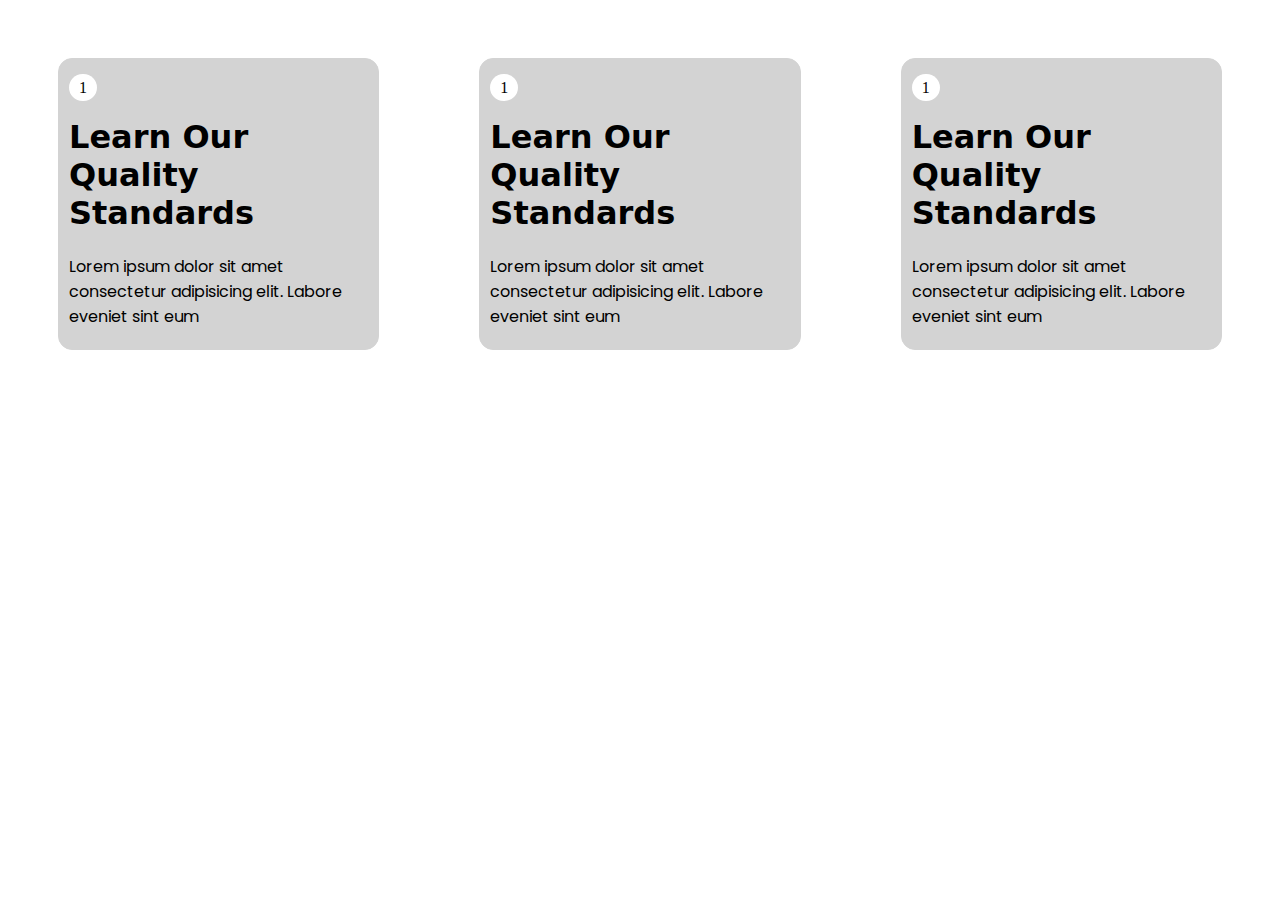
<file: Box-Model/index.html>
<!DOCTYPE html>
<html lang="en">
<head>
    <meta charset="UTF-8">
    <meta http-equiv="X-UA-Compatible" content="IE=edge">
    <meta name="viewport" content="width=device-width, initial-scale=1.0">
    <title>Document</title>
    <link rel="stylesheet" href="./style.css">
</head>
<body>
    <div class="main">
    <div class="box">
        <p class="box-title">1</p>
        <h1 class="box-heading">Learn Our Quality Standards</h1>
        <p class="box-desc">Lorem ipsum dolor sit amet consectetur adipisicing elit. Labore eveniet sint eum </p>
    </div>
    <div class="box">
        <p class="box-title">1</p>
        <h1 class="box-heading">Learn Our Quality Standards</h1>
        <p class="box-desc">Lorem ipsum dolor sit amet consectetur adipisicing elit. Labore eveniet sint eum </p>
    </div>
    <div class="box">
        <p class="box-title">1</p>
        <h1 class="box-heading">Learn Our Quality Standards</h1>
        <p class="box-desc">Lorem ipsum dolor sit amet consectetur adipisicing elit. Labore eveniet sint eum </p>
    </div>
    </div>
</body>
</html>
</file>
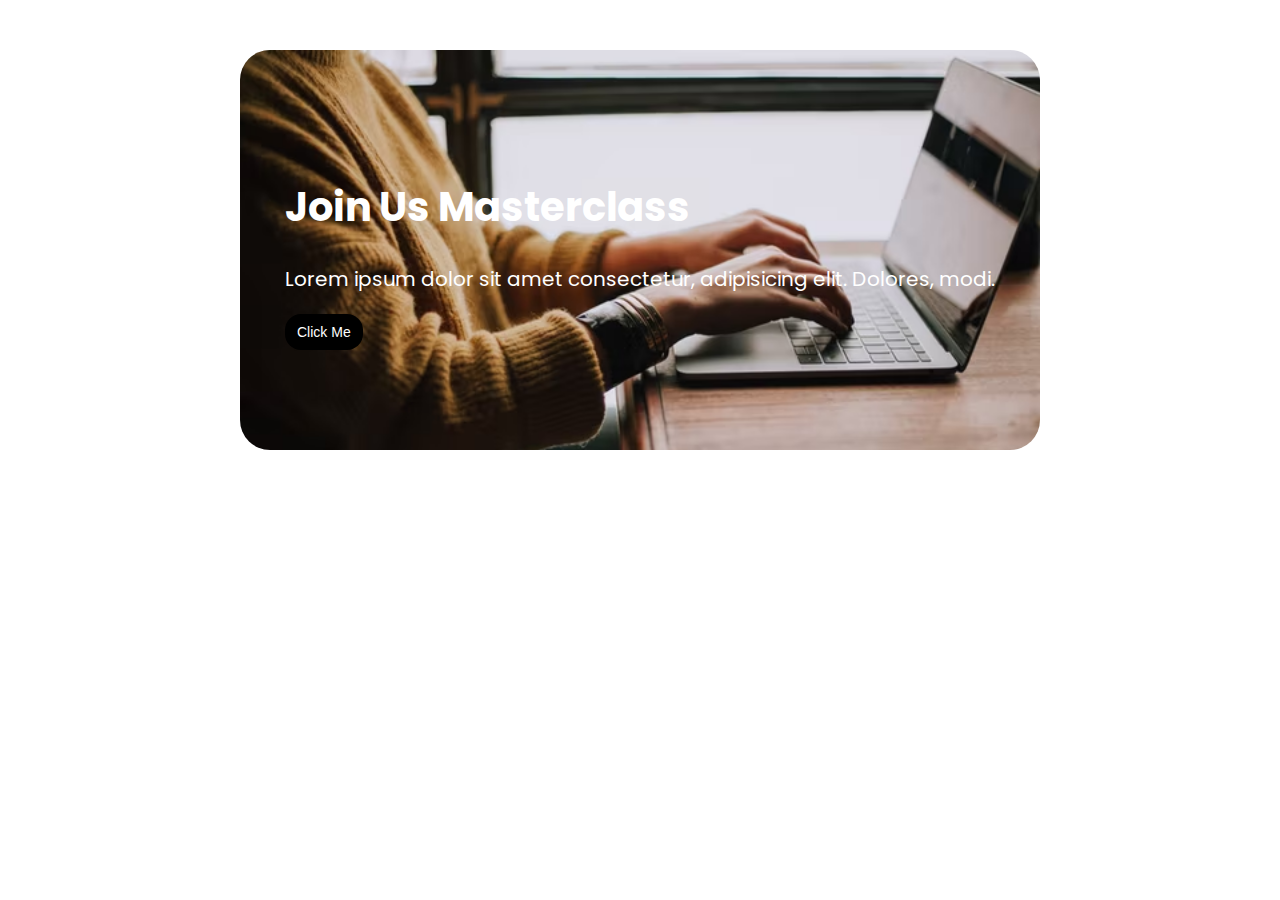
<file: FlexBox2/index.html>
<!DOCTYPE html>
<html lang="en">
<head>
    <meta charset="UTF-8">
    <meta http-equiv="X-UA-Compatible" content="IE=edge">
    <meta name="viewport" content="width=device-width, initial-scale=1.0">
    <title>Document</title>
    <link rel="stylesheet" href="./style.css">
</head>
<body>
    <div class="flex-container">
        <!-- <div class="child h1" ></div>
        <div class="child h2"></div>
        <div class="child h3"></div>
        <div class="child h4"></div> -->
        <div class="content">
            <h1 class="heading">Join Us Masterclass</h1>
            <p class="text">Lorem ipsum dolor sit amet consectetur, adipisicing elit. Dolores, modi.</p>
            <button class="btn">Click Me</button>
        </div>
    </div>
</body>
</html>
</file>
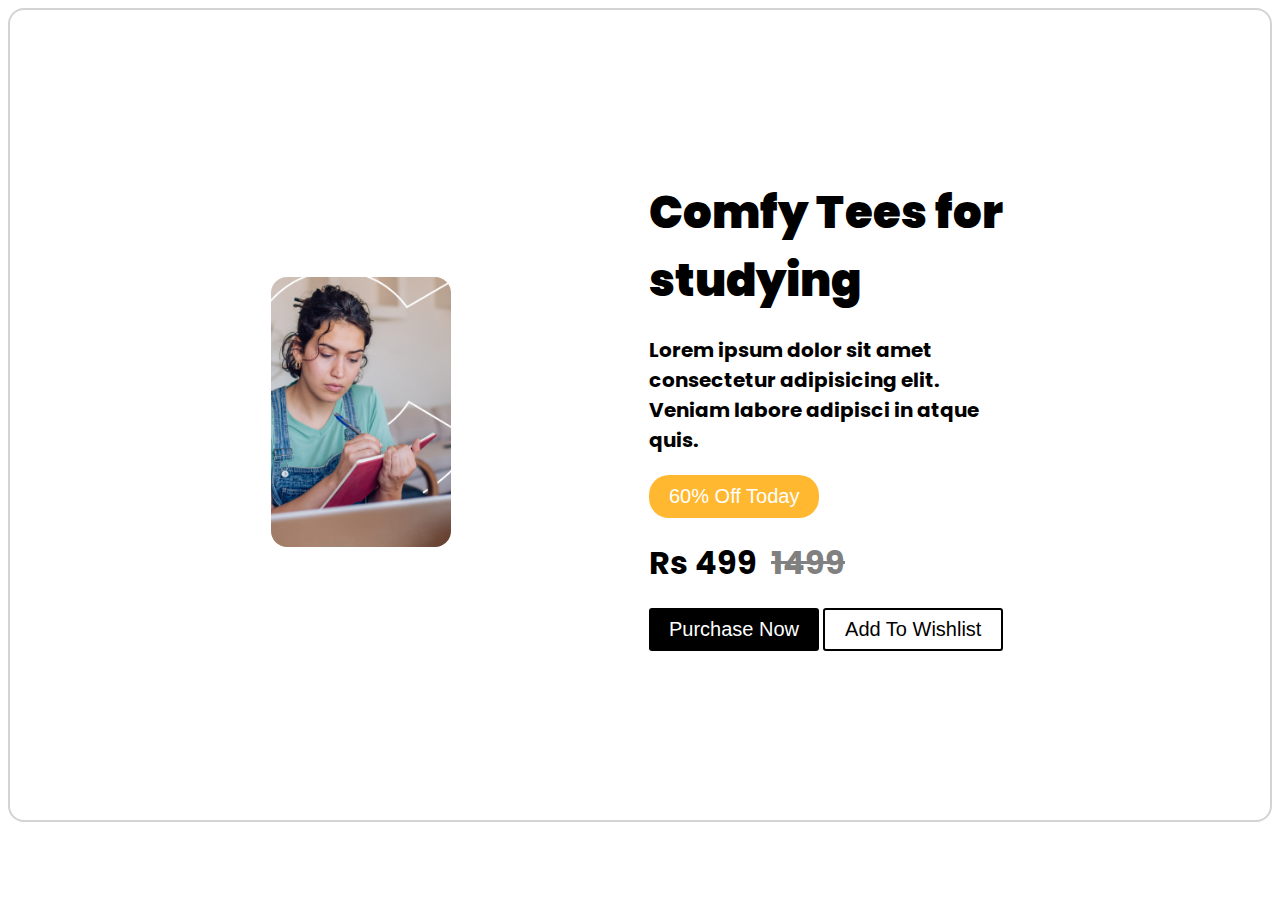
<file: Hackathon/index.html>
<!DOCTYPE html>
<html lang="en">
  <head>
    <meta charset="UTF-8" />
    <meta http-equiv="X-UA-Compatible" content="IE=edge" />
    <meta name="viewport" content="width=device-width, initial-scale=1.0" />
    <title>Document</title>
    <link rel="stylesheet" href="./style.css" />
  </head>
  <body>
    <div class="card">
      <div class="card-header">
        <img class="card-img" src="./product.png" alt="product" />
      </div>
      <div class="card-body">
        <h1 class="heading">Comfy Tees for studying</h1>
        <p class="desc">
          Lorem ipsum dolor sit amet consectetur adipisicing elit. Veniam labore
          adipisci in atque quis.
        </p>
        <button class="offer">60% Off Today</button>
        <h1>Rs 499&nbsp;&nbsp;<del class="text">1499</del></h1>
        <button class="purchase">Purchase Now</button>
        <button class="wishlist">Add To Wishlist</button>
      </div>
    </div>
  </body>
</html>
</file>
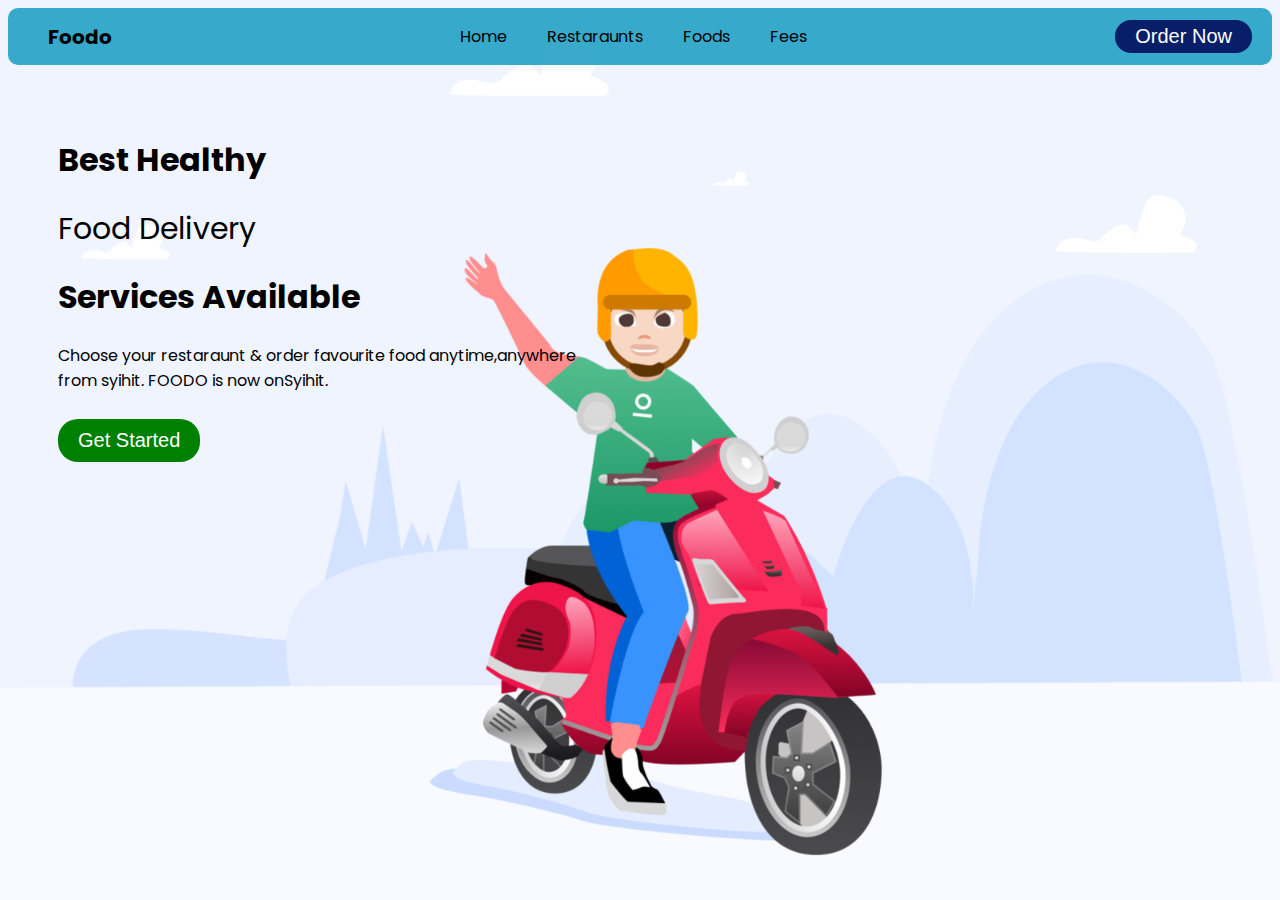
<file: Hackathon2/index.html>
<!DOCTYPE html>
<html lang="en">
<head>
    <meta charset="UTF-8">
    <meta http-equiv="X-UA-Compatible" content="IE=edge">
    <meta name="viewport" content="width=device-width, initial-scale=1.0">
    <title>Document</title>
    <link rel="stylesheet" href="./style.css">
</head>
<body>
   <div class="nav">
        <a href="" class="logo">Foodo</a>
        <ul class="nav-links">
            <li><a href="" class="link">Home</a></li>
            <li><a href="" class="link">Restaraunts</a></li>
            <li><a href="" class="link">Foods</a></li>
            <li><a href="" class="link">Fees</a></li>
        </ul>
            <button class="link-btn">Order Now</button>
    </div>
     <div class="flex-container">
        <div class="content">
            <h1 class="heading">Best Healthy </h1>
            <p class="heading1">Food Delivery</p>
            <h1 class="heading">Services Available</h1>
            <p class="text">Choose your restaraunt & order favourite food anytime,anywhere from syihit. FOODO is now onSyihit.</p>
            <button class="btn">Get Started</button>
        </div>
    </div>
</body>
</html>
</file>
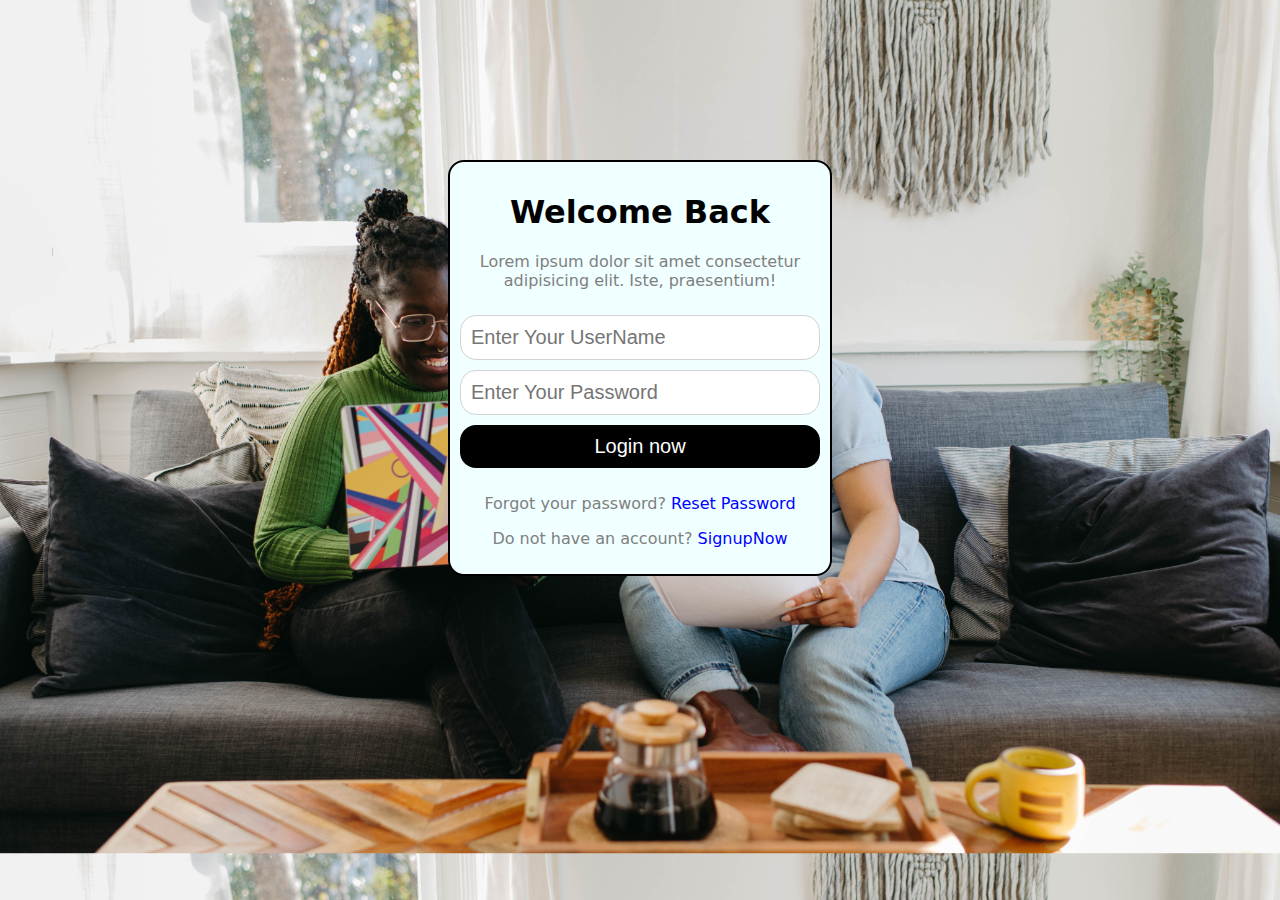
<file: StylingForms/index.html>
<!DOCTYPE html>
<html lang="en">
<head>
    <meta charset="UTF-8">
    <meta http-equiv="X-UA-Compatible" content="IE=edge">
    <meta name="viewport" content="width=device-width, initial-scale=1.0">
    <title>Document</title>
    <link rel="stylesheet" href="./style.css">
</head>
<body>
    <div class="login-container">
        <div class="login-form">
            <h1>Welcome Back</h1>
            <p class="small m-5">Lorem ipsum dolor sit amet consectetur adipisicing elit. Iste, praesentium!</p>
            <input type="text" class="input-form" placeholder="Enter Your UserName">
            <input type="password" class="input-form" placeholder="Enter Your Password">
            <button class="btn">Login now</button>
            <p class="small">Forgot your password? <a class="links" href="">Reset Password</a></p>
            <p class="small">Do not have an account? <a class="links" href="">SignupNow</a></p>
        </div>
    </div>
</body>
</html>
</file>
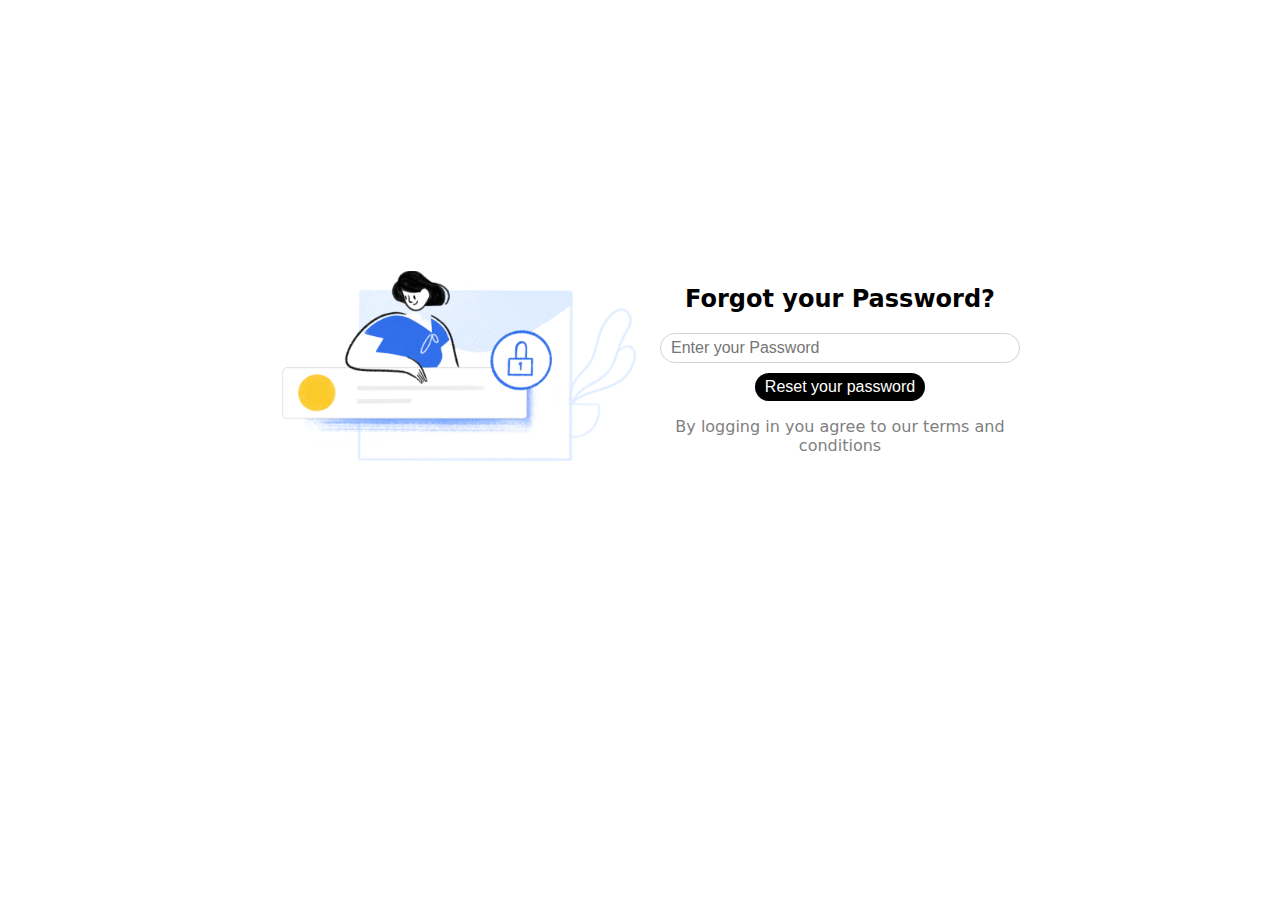
<file: FlexBox/forgot.html>
<!DOCTYPE html>
<html lang="en">
<head>
    <meta charset="UTF-8">
    <meta http-equiv="X-UA-Compatible" content="IE=edge">
    <meta name="viewport" content="width=device-width, initial-scale=1.0">
    <title>Document</title>
    <link rel="stylesheet" href="./forgot.css">
</head>
<body>
    <div class="container">
        <div class="login-container">
            <img class="img" src="./name-password-illustration@2x.png" alt="forgot-img">
        </div>
        <div class="login-card">
           <h2>Forgot your Password?</h2>
            <input type="password" placeholder="Enter your Password" />
            <button class="login-btn">Reset your password</button>
            <p class="small">By logging in you agree to our terms and conditions</p>
        </div>
    </div>
</body>
</html>
</file>
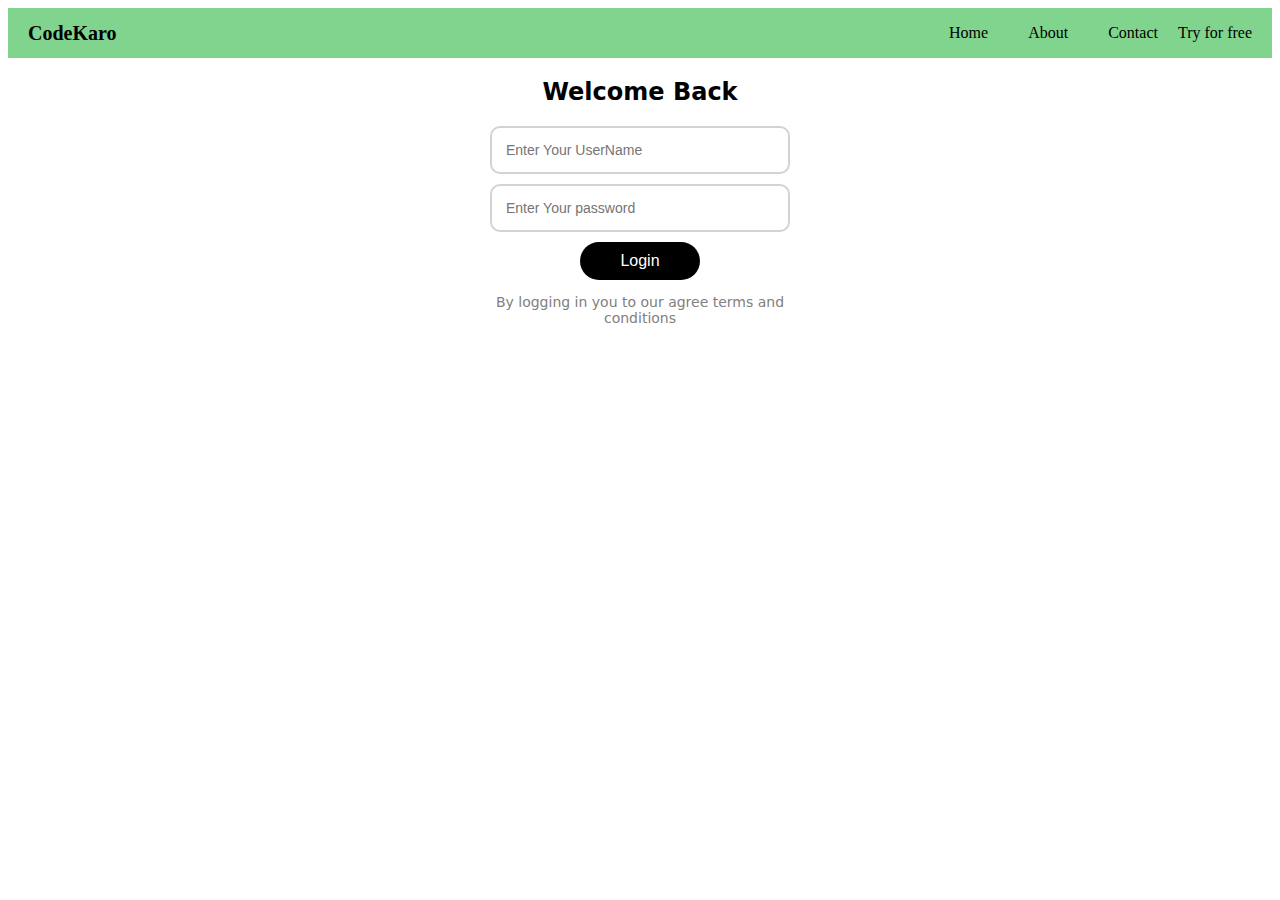
<file: FlexBox/login.html>
<!DOCTYPE html>
<html lang="en">
<head>
    <meta charset="UTF-8">
    <meta http-equiv="X-UA-Compatible" content="IE=edge">
    <meta name="viewport" content="width=device-width, initial-scale=1.0">
    <title>Document</title>
    <link rel="stylesheet" href="./styles.css">
</head>
<body>
    <div class="nav">
        <a href="" class="logo">CodeKaro</a>
        <ul class="nav-links">
            <li><a href="" class="link">Home</a></li>
            <li><a href="" class="link">About</a></li>
            <li><a href="" class="link">Contact</a></li>
            <li><a href="" class="link-btn">Try for free</a></li>
        </ul>
    </div>
    <div class="login-container">
        <div class="login-card">
            <h2>Welcome Back</h2>
            <input type="text" placeholder="Enter Your UserName">
            <input type="password" placeholder="Enter Your password">
            <button class="btn">Login</button>
            <p class="small">By logging in you to our agree terms and conditions</p>
        </div>
    </div>
</body>
</html>
</file>
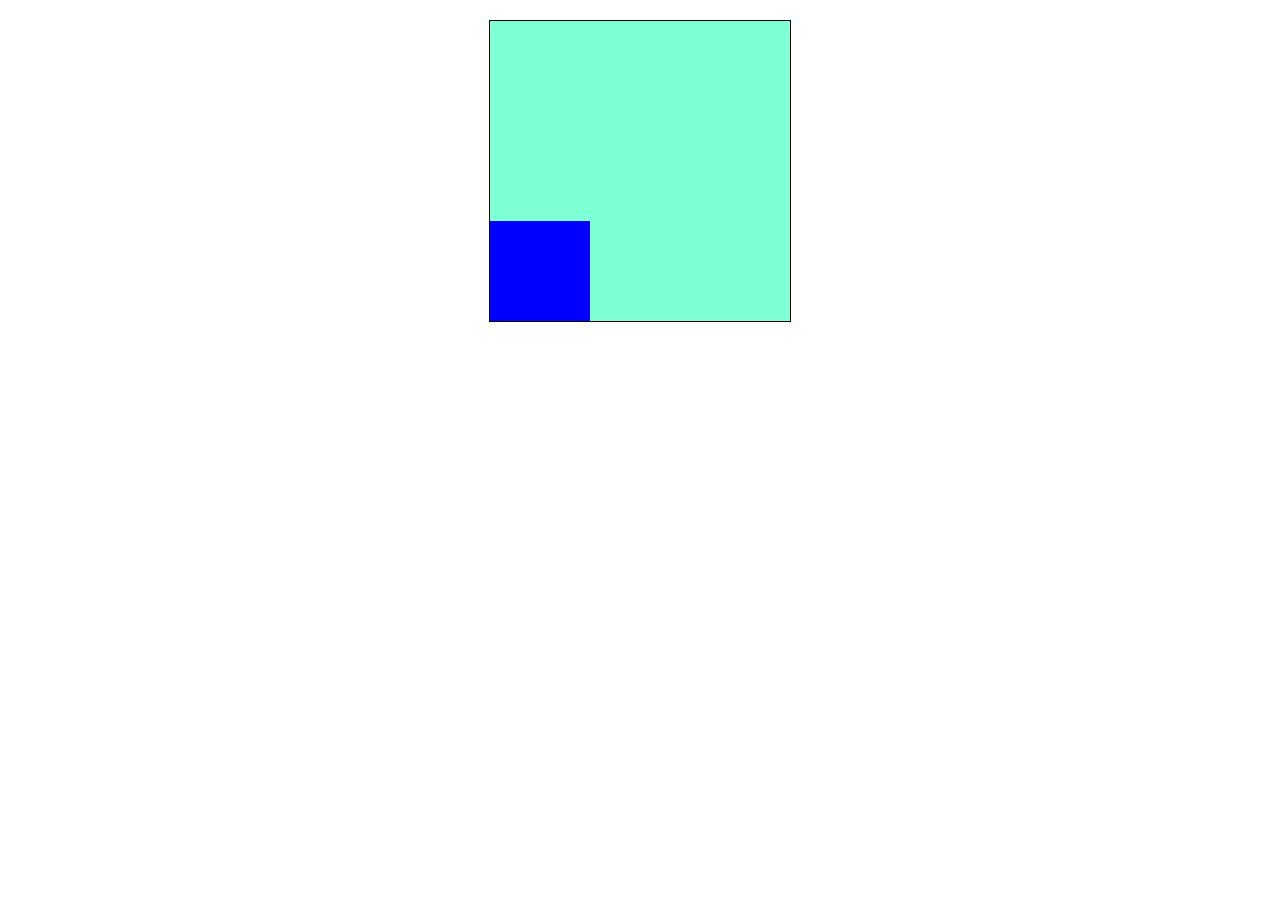
<file: Positions/index1.html>
<!DOCTYPE html>
<html lang="en">
<head>
    <meta charset="UTF-8">
    <meta http-equiv="X-UA-Compatible" content="IE=edge">
    <meta name="viewport" content="width=device-width, initial-scale=1.0">
    <title>Document</title>
    <link rel="stylesheet" href="./styles.css">
</head>
<body>
    <div class="rel">
        <div class="abs">
            
        </div>
    </div>
</body>
</html>
</file>
<file: Box-Model/style.css>
@import url('https://fonts.googleapis.com/css2?family=Poppins:wght@300;400;500;700;900&display=swap');

.box{
    border: 1px solid lightgrey;
    padding: 20px 10px;
    background-color: lightgrey;
    margin: 50px;
    width: 400px;
    border-radius: 14px;
}
.box-title{
    border: 1px solid aqua;
    border: none;
    background-color: white;
    color: black;
    display: inline;
    padding: 5px 10px;
    border-radius: 50px;
    
}
.box-heading{
    font-size: 700;
    font-family: system-ui, -apple-system, BlinkMacSystemFont, 'Segoe UI', Roboto, Oxygen, Ubuntu, Cantarell, 'Open Sans', 'Helvetica Neue', sans-serif;
}
.box-desc{
     font-family: 'Poppins', sans-serif;
     font-size: 100;
     margin: 0;
}
.main{
    display: flex;
}
</file>
<file: FlexBox2/style.css>
@import url('https://fonts.googleapis.com/css2?family=Poppins:wght@300;400;500;700;900&display=swap');
body{
    font-family: 'Poppins', sans-serif;
}
.flex-container{
    height: 400px;
    width: 800px;
    margin: 50px auto;
    background-image: url(./photo-1515378960530-7c0da6231fb1.avif);
    background-size: cover;

    display: flex;
    justify-content: center;
    align-items: center;
    border-radius: 30px;
}
.child{
    height: 70px;
    width: 100px;
    background-color: white;
    margin: 10px 5px;

}
.content{
    color: white;
}
.btn{
    border: none;
    border-radius: 16px;
    font-size: 14px;
    padding: 10px 12px;
    background-color: black;
    color: white;
}
.heading{
    font-size: 40px;
}
.text{
    font-size: 20px;
}
.h1{
    height: 40px;
}
.h2{
    height: 50px;
}
h3{
    height: 60px;
}
</file>
<file: Hackathon/style.css>
@import url('https://fonts.googleapis.com/css2?family=Poppins:wght@300;400;500;700;900&display=swap');
body{
    font-family: 'Poppins', sans-serif;
}
.card{
    display: flex;
    justify-content: center;
    align-items: center;
    height: 90vh;
    border: 2px solid lightgray;
    border-radius: 16px;
}
.card-header{
    width: 30%;
}
.card-img{
    height:270px;
    width:180px;
    border-radius: 16px;
    object-fit: cover;
}
.card-body{
    width:360px;
}
.offer{
    border: none;
    text-align: center;
    display: inline;
    border-radius: 20px;
    padding: 10px 20px;
    font-size: 20px;
    background-color: #FFB830;
    color: white;
}
.purchase{
    border: none;
    text-align: center;
    display: inline;
    border-radius: 3px;
    padding: 10px 20px;
    font-size: 20px;
    background-color: black;
    color: white;
}
.wishlist{
    border: 2px solid black;
    text-align: center;
    display: inline;
    border-radius: 3px;
    padding: 8px 20px;
    font-size: 20px;
    background-color: white;
    color: black;
}
.heading{
    font-weight: 900;
    font-size: 45px;
    margin: 0;
}
.text{
    color: gray;
}
.desc{
    font-weight: 700;
    font-size: 20px;
}
</file>
<file: Hackathon2/style.css>
@import url('https://fonts.googleapis.com/css2?family=Poppins:wght@300;400;500;700;900&display=swap');
body{
    font-family: 'Poppins', sans-serif;
    background-image: url(./bg.png);
    background-size: cover;
}
.nav{
    display: flex;
    justify-content: space-between;
    align-items: center;
    border-radius: 10px;
    background-color: #1a9dc1dc;
}
.nav-links{
    display: flex;
    list-style-type: none;
}
.logo{
    text-decoration: none;
    font-size: 20px;
    color: black;
    font-weight: bolder;
    margin-left: 40px;
}
.link{
    text-decoration: none;
    margin: 0 20px;
    color: black;
}
.link-btn{
    text-decoration: none;
    color: black;
    margin-right: 20px;
    border: none;
    border-radius: 16px;
    background-color: rgb(8, 30, 104);
    color: white;
    padding: 5px 20px;
    font-size: 20px;
    display: inline;
}
.card{
    width: 300px;
    margin: 10px;
    padding: 10px;
    border: 1px solid lightgrey;
    border-radius: 16px;
    flex-grow: 1;
}
.card-img{
    width: 100%;
    border-radius: 16px ;
}
.btn{
    border: none;
    border-radius: 20px;
    background-color: green;
    color: white;
    padding: 10px 20px;
    font-size: 20px;
    margin-top: 10px;
}

.flex-container{
        display: flex;
        margin: 50px;
}
.heading1{
    font-size: 30px;
    margin: 0;
}
.heading{
    font-size: bold;
}
.text{
    width: 550px;
}
.img{
    height: 50px;
    width: 50px;
    object-fit: cover;
    margin-left: 20px;
    border-radius: 5px;
    padding-right: 1px;
}
</file>
<file: StylingForms/style.css>
body{
    background-image: url(./bg.jpg);
    background-size: cover;
    font-family: system-ui, -apple-system, BlinkMacSystemFont, 'Segoe UI', Roboto, Oxygen, Ubuntu, Cantarell, 'Open Sans', 'Helvetica Neue', sans-serif;
}
.login-container{
    display: flex;
    height: 80vh;
    justify-content: center;
    align-items: center;
}
.login-form{
    text-align: center;
    border: 2px solid black;
    padding: 10px;
    width: 360px;
    border-radius: 16px;
    background-color:azure;
}
.input-form{
    width: 100%;
    box-sizing: border-box;
    border-radius: 16px;
    font-size: 20px;
    padding: 10px;
    margin-bottom: 10px;
    border: 1px solid lightgrey;
}
.btn{
    border: none;
    border-radius: 16px;
    background-color: black;
    color: white;
    padding: 10px 20px;
    font-size: 20px;
    width: 100%;
    margin-bottom: 10px;
}
input:focus{
    outline: none;
    border: 1px solid gray;
}
.small{
    font-size: 16px;
    color: gray;
}
.links{
    color: blue;
    text-decoration: none;
    margin-top: 10px 0;
}
.m-5{
    margin-bottom: 25px;
}
</file>
<file: FlexBox/forgot.css>
.container{
    display: flex;
    justify-content: center;
    align-items: center;
    height: 80vh;
    font-family: system-ui, -apple-system, BlinkMacSystemFont, 'Segoe UI', Roboto, Oxygen, Ubuntu, Cantarell, 'Open Sans', 'Helvetica Neue', sans-serif;
}
.login-card{
    width: 360px;
    text-align: center;
}
input{
    border: 1px solid lightgray;
    border-radius: 16px;
    width: 100%;
    box-sizing: border-box;
    font-size: 16px;
    margin-bottom: 10px;
    padding: 5px 10px;
}
.login-btn{
    border: none;
    background-color: black;
    color: white;
    padding: 5px 10px;
    font-size: 16px;
    border-radius: 16px;
    cursor: pointer;
}
.small{
    font-size: 16px;
    color: gray;
}
.img{
    width: 100%;
}
.login-container{
    width: 360px;
    border-radius: 16px;
    padding: 20px;
}
</file>
<file: FlexBox/styles.css>
.login-container{
    display: flex;
    height: 80vh;
    justify-content: center;
    font-family: system-ui, -apple-system, BlinkMacSystemFont, 'Segoe UI', Roboto, Oxygen, Ubuntu, Cantarell, 'Open Sans', 'Helvetica Neue', sans-serif;
   
}
.login-card{
    width: 300px;
    text-align: center;
}
input{
    border: 2px solid lightgray;
    padding: 14px;
    border-radius: 10px;
    width: 100%;
    font-size: 14px;
    margin-bottom: 10px;
    box-sizing: border-box;
    
}
.btn{
    background-color: black;
    color: white;
    border: none;
    padding: 10px 40px;
    border-radius: 40px;
    font-size: 16px;
}
.small{
    font-size: 14px;
    color: gray;
}
.nav{
    display: flex;
    justify-content: space-between;
    align-items: center;
    background-color: rgb(129, 212, 141);
}
.nav-links{
    display: flex;
    list-style-type: none;
}
.logo{
    text-decoration: none;
    font-size: 20px;
    color: black;
    font-weight: bolder;
    margin-left: 20px;
}
.link{
    text-decoration: none;
    margin: 0 20px;
    color: black;
}
.link-btn{
    text-decoration: none;
    color: black;
    margin-right: 20px;
}
</file>
<file: Positions/styles.css>
.rel{
    height: 300px;
    width: 300px;
    background-color: aquamarine;
    border: 1px solid black;
    margin: 20px auto;
    position: relative;
}
.abs{
    height: 100px;
    width: 100px;
    background-color: blue;
    position: absolute;
    bottom: 0;
}
</file>
